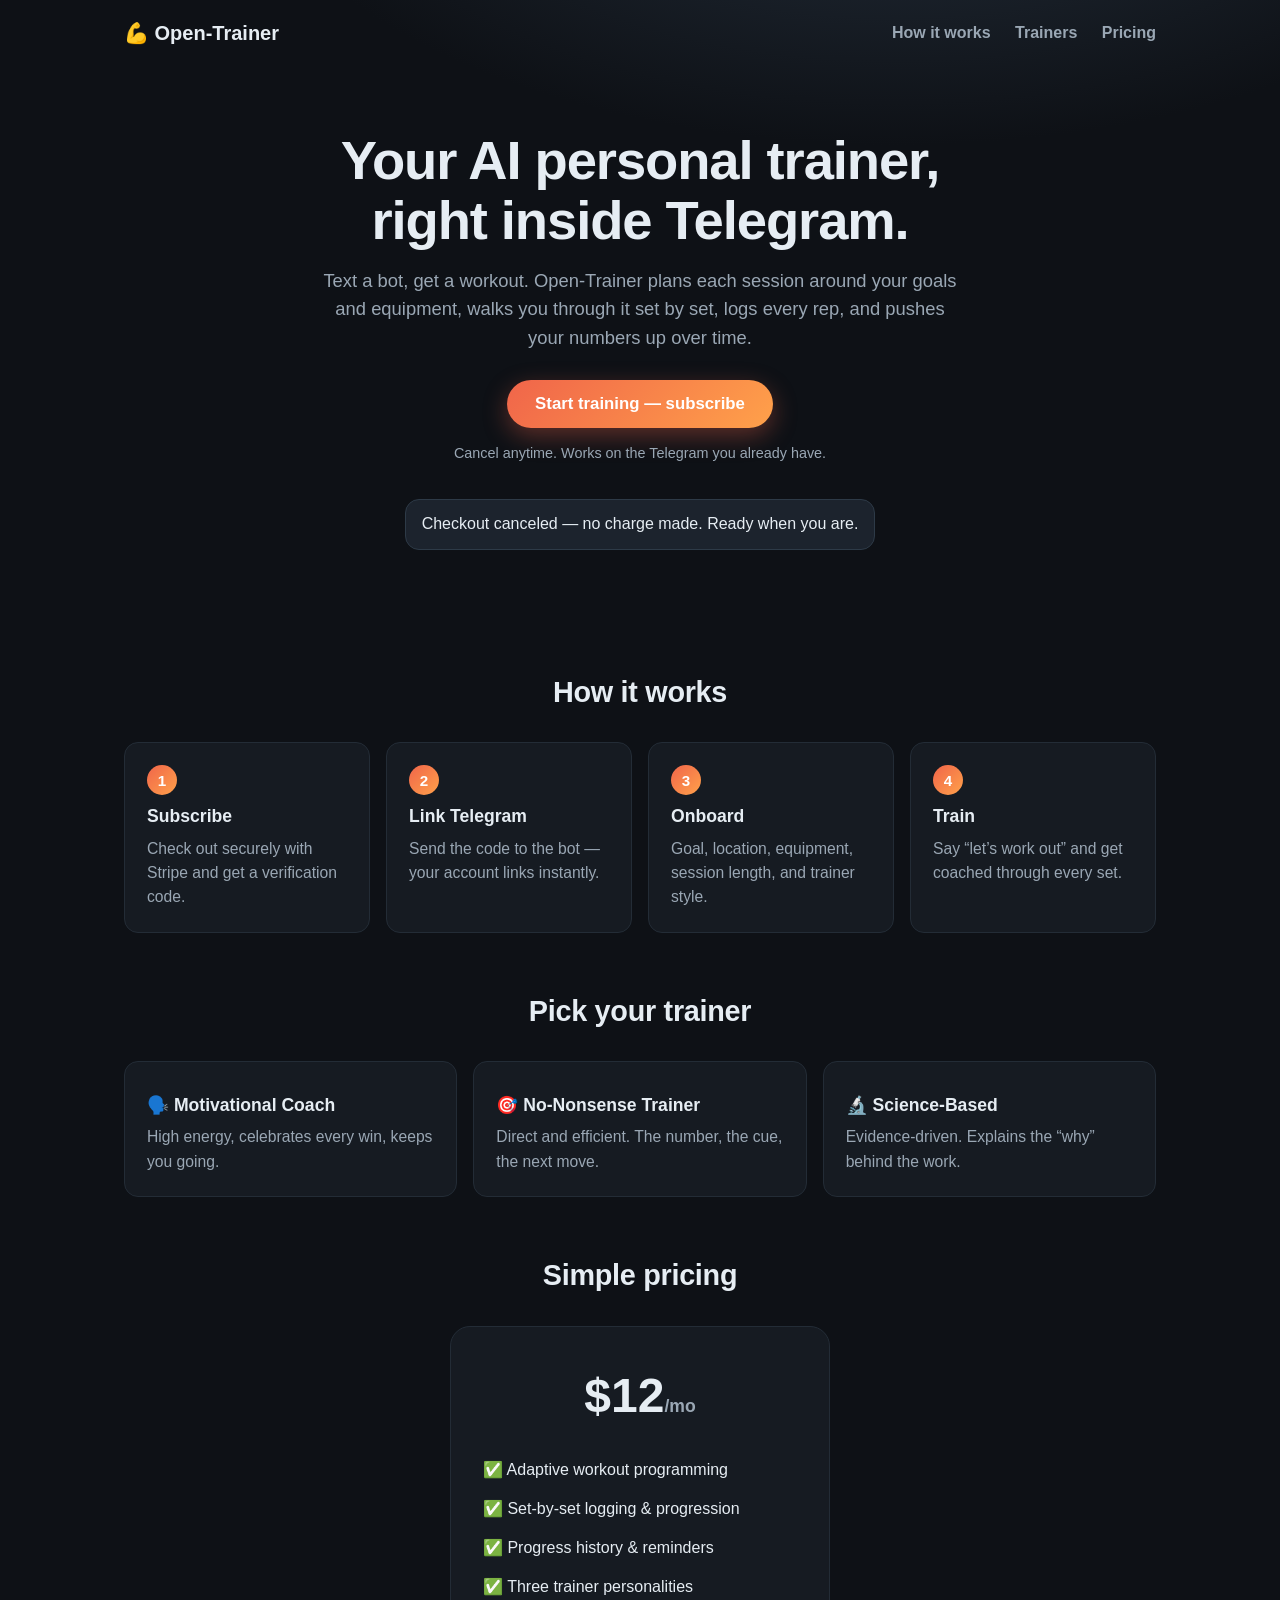
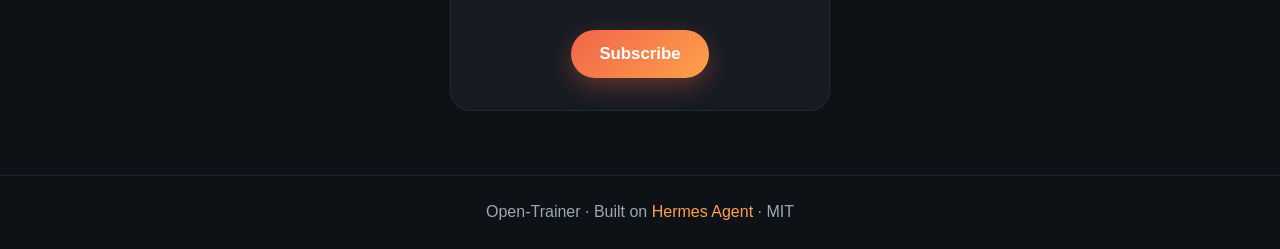
<file: website/index.html>
<!DOCTYPE html>
<html lang="en">
<head>
  <meta charset="UTF-8" />
  <meta name="viewport" content="width=device-width, initial-scale=1.0" />
  <title>Open-Trainer — Your AI Personal Trainer on Telegram</title>
  <meta name="description" content="An AI personal trainer that coaches you through every workout — right inside Telegram. Adaptive plans, set-by-set logging, and real progression." />
  <link rel="stylesheet" href="styles.css" />
</head>
<body>
  <header class="nav">
    <div class="brand">💪 Open-Trainer</div>
    <nav>
      <a href="#how">How it works</a>
      <a href="#personalities">Trainers</a>
      <a href="#pricing">Pricing</a>
    </nav>
  </header>

  <main>
    <section class="hero">
      <h1>Your AI personal trainer,<br />right inside Telegram.</h1>
      <p class="sub">Text a bot, get a workout. Open-Trainer plans each session
        around your goals and equipment, walks you through it set by set, logs
        every rep, and pushes your numbers up over time.</p>
      <button class="cta" data-checkout>Start training — subscribe</button>
      <p class="fineprint">Cancel anytime. Works on the Telegram you already have.</p>
      <p class="banner" id="canceled" hidden>Checkout canceled — no charge made. Ready when you are.</p>
    </section>

    <section id="how" class="cards">
      <h2>How it works</h2>
      <div class="card-row">
        <div class="card"><span class="num">1</span><h3>Subscribe</h3><p>Check out securely with Stripe and get a verification code.</p></div>
        <div class="card"><span class="num">2</span><h3>Link Telegram</h3><p>Send the code to the bot — your account links instantly.</p></div>
        <div class="card"><span class="num">3</span><h3>Onboard</h3><p>Goal, location, equipment, session length, and trainer style.</p></div>
        <div class="card"><span class="num">4</span><h3>Train</h3><p>Say “let’s work out” and get coached through every set.</p></div>
      </div>
    </section>

    <section id="personalities" class="personalities">
      <h2>Pick your trainer</h2>
      <div class="card-row">
        <div class="card"><h3>🗣️ Motivational Coach</h3><p>High energy, celebrates every win, keeps you going.</p></div>
        <div class="card"><h3>🎯 No-Nonsense Trainer</h3><p>Direct and efficient. The number, the cue, the next move.</p></div>
        <div class="card"><h3>🔬 Science-Based</h3><p>Evidence-driven. Explains the “why” behind the work.</p></div>
      </div>
    </section>

    <section id="pricing" class="pricing">
      <h2>Simple pricing</h2>
      <div class="price-card">
        <div class="price">$12<span>/mo</span></div>
        <ul>
          <li>✅ Adaptive workout programming</li>
          <li>✅ Set-by-set logging &amp; progression</li>
          <li>✅ Progress history &amp; reminders</li>
          <li>✅ Three trainer personalities</li>
        </ul>
        <button class="cta" data-checkout>Subscribe</button>
        <p class="fineprint" id="checkout-error" hidden></p>
      </div>
    </section>
  </main>

  <footer>
    <p>Open-Trainer · Built on <a href="https://github.com/NousResearch/hermes-agent">Hermes Agent</a> · MIT</p>
  </footer>

  <script src="app.js"></script>
</body>
</html>
</file>
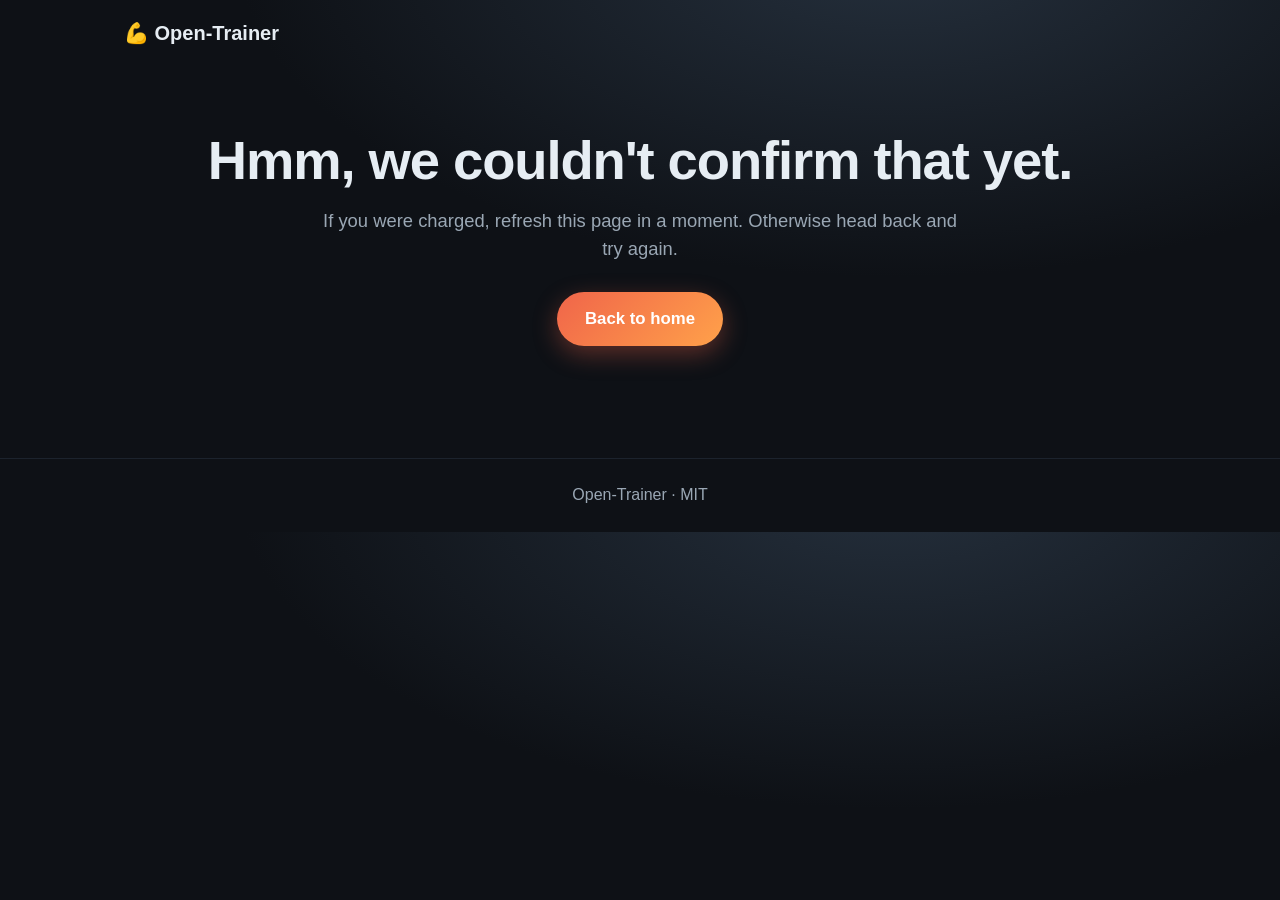
<file: website/success.html>
<!DOCTYPE html>
<html lang="en">
<head>
  <meta charset="UTF-8" />
  <meta name="viewport" content="width=device-width, initial-scale=1.0" />
  <title>You're in! — Open-Trainer</title>
  <link rel="stylesheet" href="styles.css" />
</head>
<body>
  <header class="nav">
    <div class="brand">💪 Open-Trainer</div>
  </header>

  <main>
    <section class="hero success">
      <div id="loading">
        <h1>Confirming your subscription…</h1>
        <p class="sub">One moment while we set things up.</p>
      </div>

      <div id="done" hidden>
        <h1>🎉 You're in!</h1>
        <p class="sub">Two quick steps to start training:</p>
        <ol class="steps">
          <li>Open the Open-Trainer bot in Telegram.</li>
          <li>Send it this verification code:</li>
        </ol>
        <div class="code" id="code">——————</div>
        <a class="cta" id="deep-link" href="#" target="_blank" rel="noopener" hidden>Open Telegram &amp; link automatically</a>
        <p class="fineprint">The bot will link your account and walk you through onboarding.</p>
      </div>

      <div id="error" hidden>
        <h1>Hmm, we couldn't confirm that yet.</h1>
        <p class="sub" id="error-msg">If you were charged, refresh this page in a moment. Otherwise head back and try again.</p>
        <a class="cta" href="/">Back to home</a>
      </div>
    </section>
  </main>

  <footer><p>Open-Trainer · MIT</p></footer>
  <script src="app.js"></script>
</body>
</html>
</file>
<file: website/styles.css>
:root {
  --bg: #0e1116;
  --panel: #161b22;
  --panel-2: #1c232d;
  --text: #e6edf3;
  --muted: #9aa7b4;
  --accent: #f0654a;
  --accent-2: #ffa14a;
  --ok: #3fb950;
  --radius: 14px;
}

* { box-sizing: border-box; }

body {
  margin: 0;
  font-family: -apple-system, BlinkMacSystemFont, "Segoe UI", Roboto, Helvetica, Arial, sans-serif;
  background: radial-gradient(1200px 600px at 70% -10%, #25303d 0%, var(--bg) 55%);
  color: var(--text);
  line-height: 1.55;
}

a { color: var(--accent-2); text-decoration: none; }

.nav {
  display: flex; align-items: center; justify-content: space-between;
  padding: 18px 24px; max-width: 1080px; margin: 0 auto;
}
.brand { font-weight: 800; font-size: 1.25rem; }
.nav nav a { margin-left: 20px; color: var(--muted); font-weight: 600; }
.nav nav a:hover { color: var(--text); }

main { max-width: 1080px; margin: 0 auto; padding: 0 24px 64px; }

.hero { text-align: center; padding: 64px 0 48px; }
.hero h1 { font-size: clamp(2rem, 5vw, 3.4rem); line-height: 1.1; margin: 0 0 16px; letter-spacing: -0.02em; }
.hero .sub { color: var(--muted); font-size: 1.15rem; max-width: 640px; margin: 0 auto 28px; }
.fineprint { color: var(--muted); font-size: 0.9rem; margin-top: 14px; }

.cta {
  display: inline-block; cursor: pointer; border: none;
  background: linear-gradient(135deg, var(--accent), var(--accent-2));
  color: #fff; font-weight: 700; font-size: 1.05rem;
  padding: 14px 28px; border-radius: 999px;
  box-shadow: 0 8px 24px rgba(240, 101, 74, 0.35);
  transition: transform 0.08s ease, box-shadow 0.2s ease;
}
.cta:hover { transform: translateY(-1px); box-shadow: 0 12px 30px rgba(240, 101, 74, 0.45); }
.cta:disabled { opacity: 0.6; cursor: default; transform: none; }

.banner { background: var(--panel-2); border: 1px solid #2d3a47; border-radius: var(--radius); padding: 12px 16px; display: inline-block; margin-top: 20px; }

h2 { text-align: center; font-size: 1.8rem; margin: 56px 0 28px; letter-spacing: -0.01em; }

.card-row { display: grid; grid-template-columns: repeat(auto-fit, minmax(210px, 1fr)); gap: 16px; }
.card {
  background: var(--panel); border: 1px solid #232c36; border-radius: var(--radius);
  padding: 22px; position: relative;
}
.card h3 { margin: 8px 0 6px; font-size: 1.1rem; }
.card p { color: var(--muted); margin: 0; font-size: 0.98rem; }
.card .num {
  display: inline-flex; align-items: center; justify-content: center;
  width: 30px; height: 30px; border-radius: 50%;
  background: linear-gradient(135deg, var(--accent), var(--accent-2));
  color: #fff; font-weight: 800; font-size: 0.95rem;
}

.pricing { text-align: center; }
.price-card {
  background: var(--panel); border: 1px solid #232c36; border-radius: 20px;
  max-width: 380px; margin: 0 auto; padding: 32px;
}
.price { font-size: 3rem; font-weight: 800; }
.price span { font-size: 1.1rem; color: var(--muted); font-weight: 600; }
.price-card ul { list-style: none; padding: 0; margin: 18px 0 24px; text-align: left; }
.price-card li { padding: 7px 0; color: var(--text); }

.success .steps { text-align: left; max-width: 460px; margin: 0 auto 12px; color: var(--muted); }
.code {
  font-family: ui-monospace, SFMono-Regular, Menlo, monospace;
  font-size: 2.2rem; letter-spacing: 0.4em; font-weight: 800;
  background: var(--panel-2); border: 1px dashed #3a4756; border-radius: var(--radius);
  padding: 18px 10px 18px 22px; margin: 18px auto 22px; max-width: 360px; color: var(--ok);
}

footer { border-top: 1px solid #1c232d; padding: 24px; text-align: center; color: var(--muted); }
footer p { margin: 0; }
</file>
